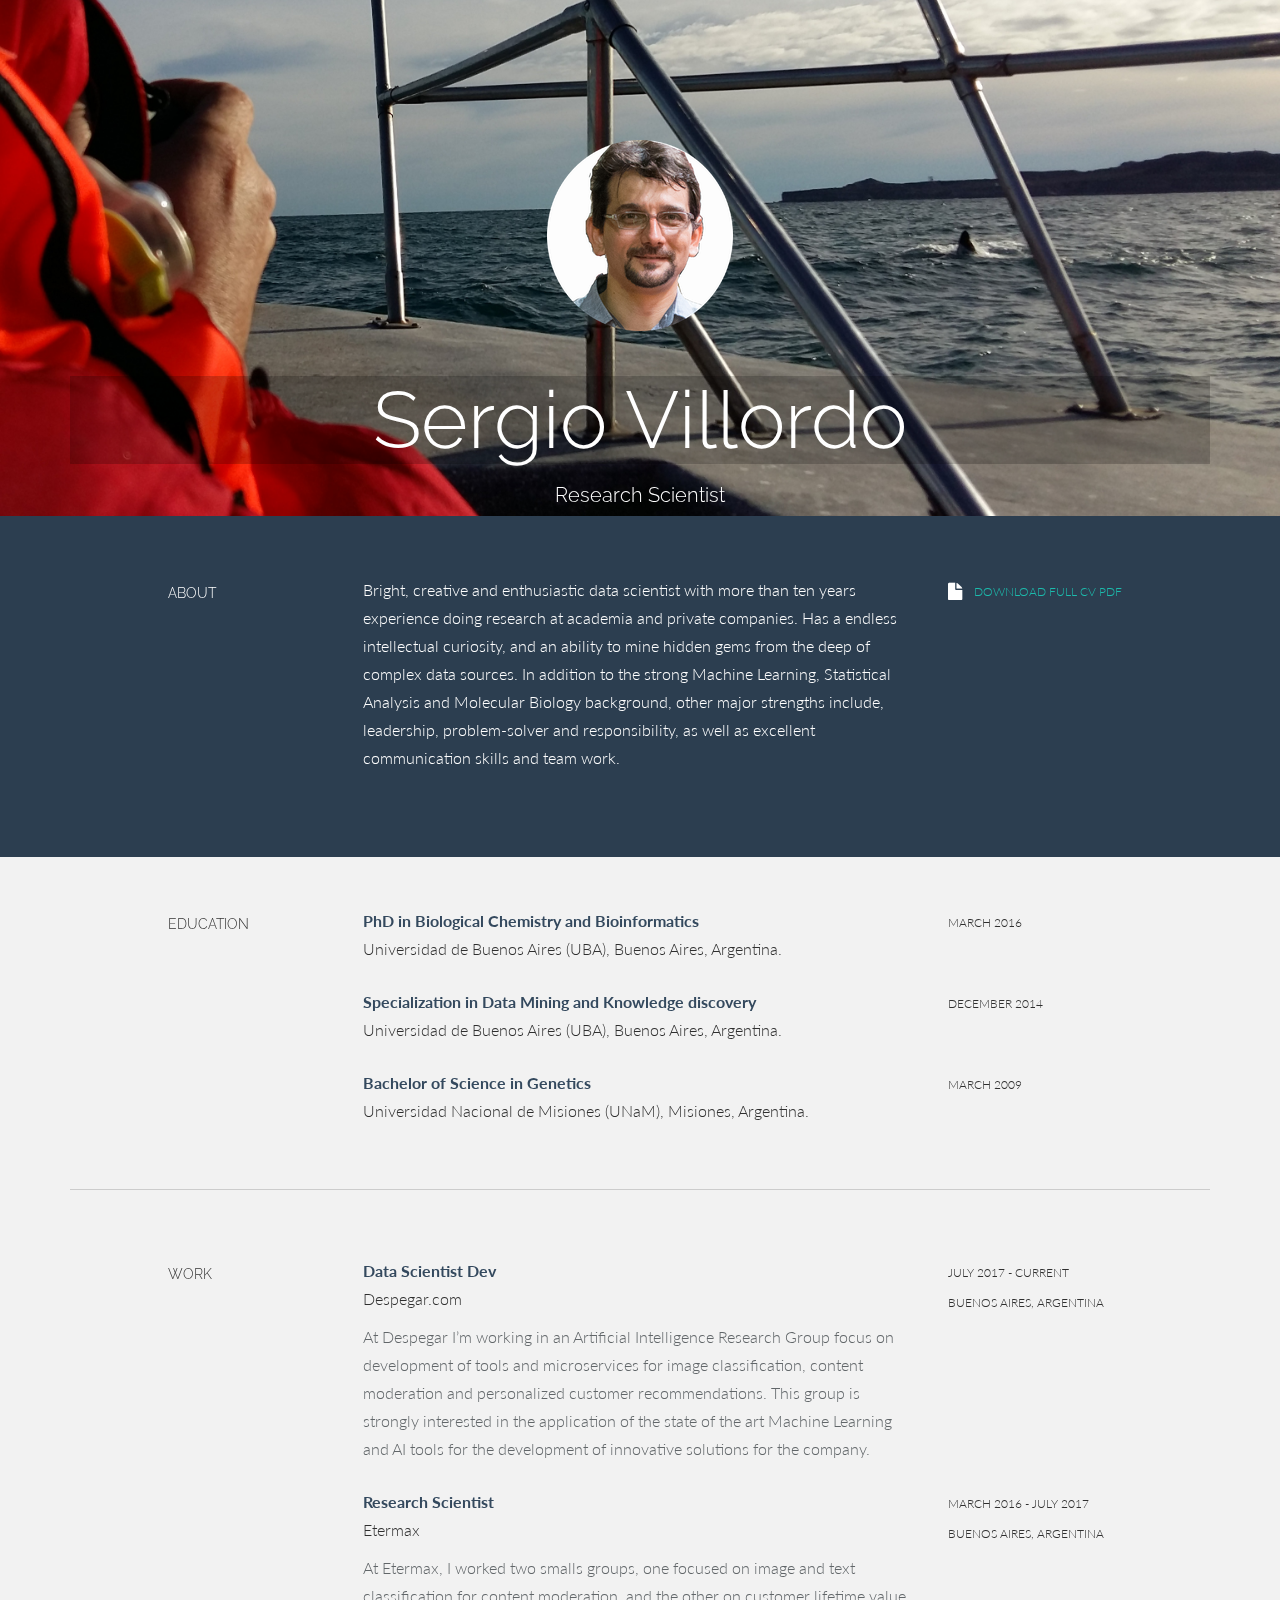
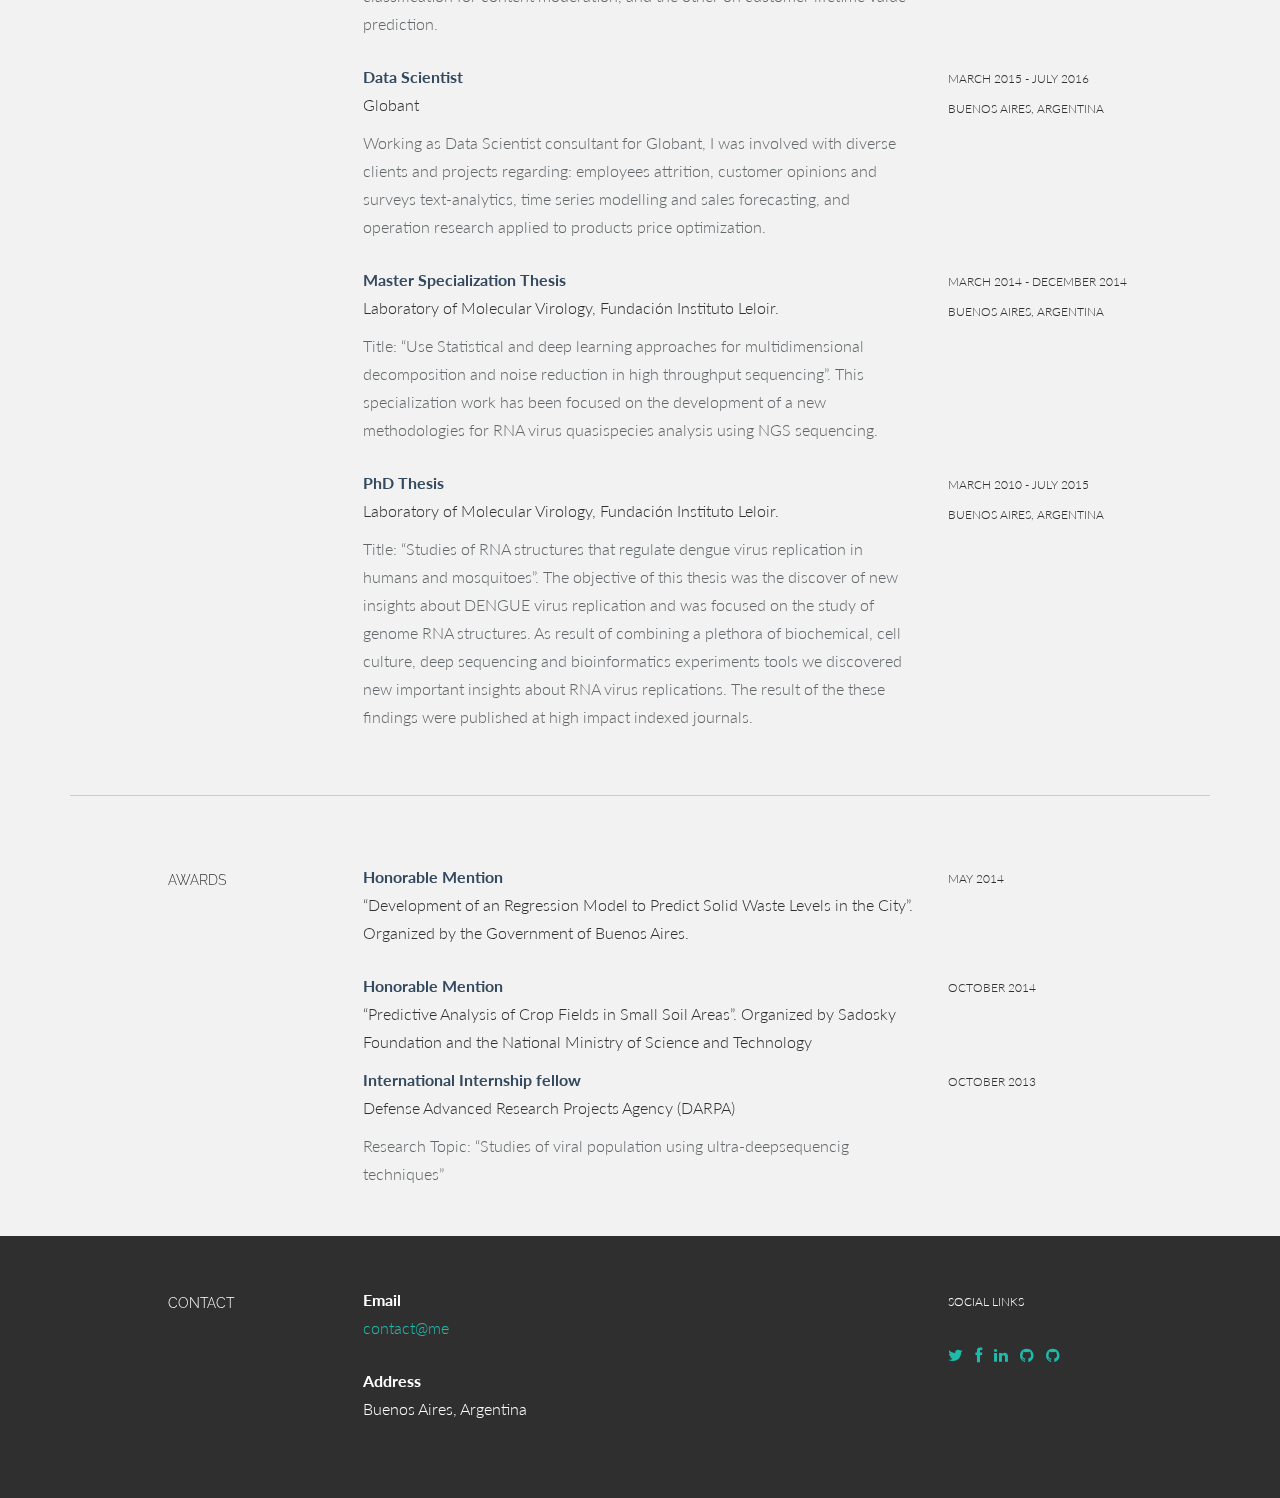
<file: index.html>
<!--https://medium.com/@robcobbable/make-a-resume-website-from-scratch-991845147ec -->
<!DOCTYPE html>
<html lang="en">
  <head>
    <meta charset="utf-8">
    <meta name="viewport" content="width=device-width, initial-scale=1.0, maximum-scale=1.0, user-scalable=no">	
    <!-- OPTIONAL: description -->
    <meta name="description" content="">
    <!-- OPTIONAL: author -->
    <meta name="author" content="">
    <link rel="shortcut icon" href="favicon.ico">
    <link rel="apple-touch-icon" href="icon.png" />

		<!-- EDIT: title -->
    <title>My Awesome Resume</title>

    <!-- Bootstrap core CSS -->
    <link href="css/bootstrap.css" rel="stylesheet">
    <link rel="stylesheet" href="css/font-awesome.min.css">

    <!-- Link the main.css stylesheet -->
    <link href="css/main.css" rel="stylesheet">
    
    <!-- OPTIONAL: Google Fonts (don't forget to edit main.css also) -->

    <link href='//fonts.googleapis.com/css?family=Lato:300,400,700,300italic,400italic' rel='stylesheet' type='text/css'>
    <link href='//fonts.googleapis.com/css?family=Raleway:400,300,700' rel='stylesheet' type='text/css'>


    <!-- HTML5 shim and Respond.js IE8 support of HTML5 elements and media queries -->
    <!--[if lt IE 9]>
      <script src="js/html5shiv.js"></script>
      <script src="js/respond.min.js"></script>
    <![endif]-->
  </head>

  <body>

	<div id="header" class="header">
		<div class="container">
			<p class="text-center"><img class="portada" src="images/2.png"/></p>
			<div class="row centered">
				<div class="col-lg-12">
					<!-- EDIT: name -->
					<h1>Sergio Villordo</h1>
					<!-- EDIT: title | email -->
					<h3>Research Scientist</h3>
				</div><!--/.col-lg-12 -->
			</div><!--/.row -->
		</div><!--/.container -->
	</div><!--/.header -->
	

	<section id="about" name="about"></section>
	<div class="about">
		<div class="container">
			<div class="row">
				
				<div class="col-lg-2 col-lg-offset-1">
					<h5>ABOUT</h5>
				</div>
				<div class="col-lg-6">
					<!-- EDIT: about -->
					<p>Bright, creative and enthusiastic data scientist with more than ten years experience doing research at academia and private companies. Has a endless intellectual curiosity, and an ability to mine hidden gems from the deep of complex data sources. 
In addition to the strong Machine Learning, Statistical Analysis and Molecular Biology background, other major strengths include, leadership, problem-solver and responsibility, as well as excellent communication skills and team work.
</p>
				</div>
				<div class="col-lg-3">
					<!-- EDIT: download link -->
					<p><a href="images/Sergio_Villordo_CV_Jan19.pdf" target="_blank"><i class="icon-file"></i> <sm>DOWNLOAD FULL CV PDF</sm></a></p>
				</div>
				
			</div><!--/.row -->
		</div><!--/.container -->
	</div><!--/ #intro -->


	<section id="resume" name="resume"></section>
	<!-- EDUCATION SECTION -->
	<div class="container desc">
		<div class="row">

				<div class="col-lg-2 col-lg-offset-1">
					<h5>EDUCATION</h5>
				</div>
				<!-- EDIT: education line 1 -->
				<div class="col-lg-6">
					<p><t>PhD in Biological Chemistry and Bioinformatics</t><br/>
						Universidad de Buenos Aires (UBA), Buenos Aires, Argentina.
						<!--<br/><i>Extra info here</i>-->
					</p>
				</div>
				<div class="col-lg-3">
					<p><sm>MARCH 2016</sm><br/>
					<!--<imp><sm>IN PROGRESS</sm></imp>-->
					</p>
				</div>
	
				<!-- EDIT: education line 2 -->
				<div class="col-lg-6 col-lg-offset-3">
					<p><t>Specialization in Data Mining and Knowledge discovery </t><br/>
						 Universidad de Buenos Aires (UBA), Buenos Aires, Argentina.
						<!--<br/><i>Extra info here</i>-->
					</p>
				</div>
				<div class="col-lg-3">
					<p><sm>DECEMBER 2014</sm></p>
				</div>

				<!-- EDIT: education line 3 -->
				<div class="col-lg-6 col-lg-offset-3">
					<p><t>Bachelor of Science in Genetics</t><br/>
						 Universidad Nacional de Misiones (UNaM), Misiones, Argentina.
						<!--<br/><i>Extra info here</i>-->
					</p>
				</div>
				<div class="col-lg-3">
					<p><sm>MARCH 2009</sm></p>
				</div>

	
		</div><!--/.row -->
		<br>
		<hr>
	</div><!--/.container -->
	
	<!-- WORK SECTION -->
	<div class="container desc">
		<div class="row">

				<div class="col-lg-2 col-lg-offset-1">
					<h5>WORK</h5>
				</div>
				<!-- EDIT: work line 1 -->
				<div class="col-lg-6">
					<p class="tight"><t>Data Scientist Dev </t><br/>
						Despegar.com <br/>
					</p>
					<p><more>At Despegar I’m working in an Artificial Intelligence Research Group focus on development of tools and microservices for image classification, content moderation and personalized customer recommendations. This group is strongly interested in the application of the state of the art Machine Learning and AI tools for the development of innovative solutions for the company.
				</more></p>
				</div>
				<div class="col-lg-3">
					<p><sm>JULY 2017 - CURRENT <br />
					BUENOS AIRES, ARGENTINA</sm></p>
				</div>
				
				<!-- EDIT: work line 2-->
				<div class="col-lg-6 col-lg-offset-3">
					<p class="tight"><t>Research Scientist </t><br/>
						Etermax<br/>
					</p>
					<p><more>At Etermax, I worked two smalls groups, one focused on image and text classification for content moderation, and the other on customer lifetime value prediction.</more></p>
				</div>
				<div class="col-lg-3">
					<p><sm>MARCH 2016 - JULY 2017 <br />
					BUENOS AIRES, ARGENTINA</sm></p>
				</div>

					<!-- EDIT: work line 3-->
				<div class="col-lg-6 col-lg-offset-3">
					<p class="tight"><t>Data Scientist </t><br/>
						Globant <br/>
					</p>
					<p><more> Working as Data Scientist consultant for Globant, I was involved with diverse clients and projects regarding: employees attrition, customer opinions and surveys text-analytics, time series modelling and sales forecasting, and operation research applied to products price optimization.</more></p>
				</div>
				<div class="col-lg-3">
					<p><sm>MARCH 2015 - JULY 2016 <br />
					BUENOS AIRES, ARGENTINA</sm></p>
				</div>
				<!-- EDIT: work line 4-->
				<div class="col-lg-6 col-lg-offset-3">
					<p class="tight"><t>Master Specialization Thesis</t><br/>
						Laboratory of Molecular Virology, Fundación Instituto Leloir. <br/>
					</p>
					<p><more> Title: “Use Statistical and deep learning approaches for multidimensional decomposition and noise reduction in high throughput sequencing”. This specialization work has been focused on the development of a new methodologies for RNA virus quasispecies analysis using NGS sequencing.
				</more></p>
				</div>
				<div class="col-lg-3">
					<p><sm>MARCH 2014 - DECEMBER 2014 <br />
					BUENOS AIRES, ARGENTINA</sm></p>
				</div>
					<!-- EDIT: work line 5-->
				<div class="col-lg-6 col-lg-offset-3">
					<p class="tight"><t>PhD Thesis</t><br/>
						Laboratory of Molecular Virology, Fundación Instituto Leloir. <br/>
					</p>
					<p><more> Title: “Studies of RNA structures that regulate dengue virus replication in humans and mosquitoes”. The objective of this thesis was the discover of new insights about DENGUE virus replication and was focused on the study of genome RNA structures. As result of combining a plethora of biochemical, cell culture, deep sequencing and bioinformatics experiments tools we discovered new important insights about RNA virus replications. The result of the these findings were published at high impact indexed journals.
				</more></p>
				</div>
				<div class="col-lg-3">
					<p><sm>MARCH 2010 - JULY 2015 <br />
					BUENOS AIRES, ARGENTINA</sm></p>
				</div>


		</div><!--/.row -->
		<br>
		<hr>
	</div><!--/.container -->


	<!-- AWARDS SECTION -->
	<div class="container desc">
		<div class="row">
				<div class="col-lg-2 col-lg-offset-1">
					<h5>AWARDS</h5>
				</div>

				<!-- EDIT: awards line 1-->
				<div class="col-lg-6">
					<p><t>Honorable Mention</t><br/>
						“Development of an Regression Model to Predict Solid Waste Levels in the City”. Organized by the Government of Buenos Aires.<br/>
					</p>
				</div>
				<div class="col-lg-3">
					<p><sm>MAY 2014</sm></p>
				</div>


			<!-- EDIT: awards line 2-->
				<div class="col-lg-6 col-lg-offset-3">
					<p class="tight"><t>Honorable Mention</t><br/>
						“Predictive Analysis of Crop Fields in Small Soil Areas”.  Organized by Sadosky Foundation and the National Ministry of Science and Technology
					</p>

				</div>
				<div class="col-lg-3">
					<p><sm>October 2014</sm></p>
				</div>

	
				<!-- EDIT: awards line 2-->
				<div class="col-lg-6 col-lg-offset-3">
					<p class="tight"><t>International Internship fellow</t><br/>
						Defense Advanced Research Projects Agency (DARPA)
					</p>
					<p><more> Research Topic: “Studies of viral population using ultra-deepsequencig techniques”</more></p>
				</div>
				<div class="col-lg-3">
					<p><sm>October 2013</sm></p>
				</div>



		</div><!--/.row -->
		<br>
	</div><!--/.container -->
	

	<section id="contact" name="contact"></section>
	<!--FOOTER DESCRIPTION -->
	<div id="footwrap" class="footer">
		<div class="container">
			<div class="row">
			
				<div class="col-lg-2 col-lg-offset-1">
					<h5>CONTACT</h5>
				</div>
				<!-- EDIT: email -->
				<div class="col-lg-6">
					<p><t>Email</t><br/>
						<a href="mailto:villordosergiomanuel@gmail.com" target="_blank" class="mail">contact@me</a> <br/>
					</p>
					<!-- EDIT: address -->
					<p><t>Address</t><br/>
						Buenos Aires, Argentina <br/>
					</p>
					<!-- EDIT: phone number -->
				</div>
				<div class="col-lg-3">
					<p><sm>SOCIAL LINKS</sm></p>
					<p>
						<!-- EDIT: Social Links. Replace # with your URL for each -->
						<a href="https://twitter.com/Ser08" target="_blank"><i class="icon-twitter"></i></a>
						<a href="#" target="_blank"><i class="icon-facebook"></i></a>
						<a href="linkedin.com/in/sergio-manuel-villordo-7154b0a6" target="_blank"><i class="icon-linkedin"></i></a>
						<a href="https://gitlab.com/sergio08" target="_blank"><i class="icon-github"></i></a>
						<a href="https://github.com/sergio14" target="_blank"><i class="icon-github"></i></a>
					</p>
				</div>
			</div><!--/.row -->
		</div><!--/.container -->
	</div><!--/ #footer -->
  </body>
</html>
</file>
<file: css/main.css>
body {
  background-color: #f2f2f2;
  font-family: "Lato"; /* OPTIONAL: Google Fonts - base font */
  font-weight: 300;
  font-size: 16px;
  color: #555;

  -webkit-font-smoothing: antialiased;
  -webkit-overflow-scrolling: touch;
}

/* Titles */
h1, h2, h3, h4, h5, h6 {
  font-family: "Raleway"; /* OPTIONAL: Google Fonts - title font */
  font-weight: 300;
  color: #333;
}

/* Paragraph & Typographic */
p {
  line-height: 28px;
  margin-bottom: 25px;
}

.centered {
    text-align: center;
}

/* Links */
a {
  color: #1CBCAD;
  word-wrap: break-word;

  -webkit-transition: color 0.1s ease-in, background 0.1s ease-in;
  -moz-transition: color 0.1s ease-in, background 0.1s ease-in;
  -ms-transition: color 0.1s ease-in, background 0.1s ease-in;
  -o-transition: color 0.1s ease-in, background 0.1s ease-in;
  transition: color 0.1s ease-in, background 0.1s ease-in;
}

a:hover,
a:focus {
  color: #7b7b7b;
  text-decoration: none;
  outline: 0;
}

a:before,
a:after {
  -webkit-transition: color 0.1s ease-in, background 0.1s ease-in;
  -moz-transition: color 0.1s ease-in, background 0.1s ease-in;
  -ms-transition: color 0.1s ease-in, background 0.1s ease-in;
  -o-transition: color 0.1s ease-in, background 0.1s ease-in;
  transition: color 0.1s ease-in, background 0.1s ease-in;
}

 hr {
  display: block;
  height: 1px;
  border: 0;
  border-top: 1px solid #ccc;
  margin: 1em 0;
  padding: 0;
}

/*---------------------------------------------------
  SECTION WRAPS
---------------------------------------------------*/

/* Header Wrap */
.header {
  background: #1CBCAD;
  background: url(../images/header-bg.jpg) no-repeat center top;
  padding-top:140px;
  text-align:center;
  background-attachment: relative;
  background-position: center center;
  min-height: 500px;
  width: 100%;
  
  -webkit-background-size: 100%;
  -moz-background-size: 100%;
  -o-background-size: 100%;
  background-size: 100%;

  -webkit-background-size: cover;
  -moz-background-size: cover;
  -o-background-size: cover;
  background-size: cover;
}

.header h1 {
  font-size: 80px;
  color: white;
  background: rgba(0,0,0,0.2);
}

.header h3 {
  font-size: 20px;
  color: white;
}

.header h3 a {
  color: #fff;
}

/* About Wrap */
.about {
  background: #2c3e50;
  padding-top: 60px;
  padding-bottom: 60px;
  color: white;
} 

.about h5, p {
  color: white;
}

.about i {
  color: white;
  font-size: 20px;
  padding-right: 8px;
  vertical-align: middle;
}

.footer {
  background: #2f2f2f;
  padding-top: 50px;
  padding-bottom: 50px;
}

.footer p {
  color: white;
}

.footer h5 {
  color: white;
}

.footer t {
  font-weight: 700;
}

/* social icons: */
.footer i {
  padding-right: 8px;
  /*color: #1abc9c;*/
}

/* Global Values */

.desc {
  padding-top: 50px;
}

.desc p {
  color: #2f2f2f;
}

.desc t {
  color: #34495e;
  font-weight: 700;
}

.desc imp {
  padding: 6px;
  color: white;
  background: #34495e;
}

.desc more {
  color: #616669;
}


sm {
  font-size: 12px;
}

.desc .col-lg-3 {
  text-transform: uppercase;
}

.container .row p.tight {
  margin-bottom: 10px;
}

/* define some CSS3 animations: */
body {
  /* Addresses a small issue in webkit: http://bit.ly/NEdoDq */
  -webkit-backface-visibility: hidden;
}

.animated {
  -webkit-animation-duration: 1s;
  -moz-animation-duration: 1s;
  -o-animation-duration: 1s;
  animation-duration: 1s;
  -webkit-animation-fill-mode: both;
  -moz-animation-fill-mode: both;
  -o-animation-fill-mode: both;
  animation-fill-mode: both;
}

@-webkit-keyframes fadeIn {
  0% {
    opacity: 0; 
  }

  100% {
    opacity: 1; 
  }
}

@-moz-keyframes fadeIn {
  0% {
    opacity: 0;
  }

  100% {
    opacity: 1;
  }
}

@-o-keyframes fadeIn {
  0% {
    opacity: 0;
  }

  100% {
    opacity: 1;
  }
}

@keyframes fadeIn {
  0% {
    opacity: 0;
  }

  100% {
    opacity: 1;
  } 
}

.fadeIn {
  -webkit-animation-name: fadeIn;
  -moz-animation-name: fadeIn;
  -o-animation-name: fadeIn;
  animation-name: fadeIn;
}

/* 1 */
@-webkit-keyframes fadeInUp {
  0% {
    opacity: 0;
    -webkit-transform: translateY(20px);
  }

  100% {
    opacity: 1;
    -webkit-transform: translateY(0);
  }
}

@-moz-keyframes fadeInUp {
  0% {
    opacity: 0;
    -moz-transform: translateY(20px);
  }

  100% {
    opacity: 1;
    -moz-transform: translateY(0);
  }
}

@-o-keyframes fadeInUp {
  0% {
    opacity: 0;
    -o-transform: translateY(20px);
  }

  100% {
    opacity: 1;
    -o-transform: translateY(0);
  }
}

@keyframes fadeInUp {
  0% {
    opacity: 0;
    transform: translateY(20px);
  }

  100% {
    opacity: 1;
    transform: translateY(0);
  }
}

.fadeInUp {
  -webkit-animation-name: fadeInUp;
  -moz-animation-name: fadeInUp;
  -o-animation-name: fadeInUp;
  animation-name: fadeInUp;
  }
</file>
